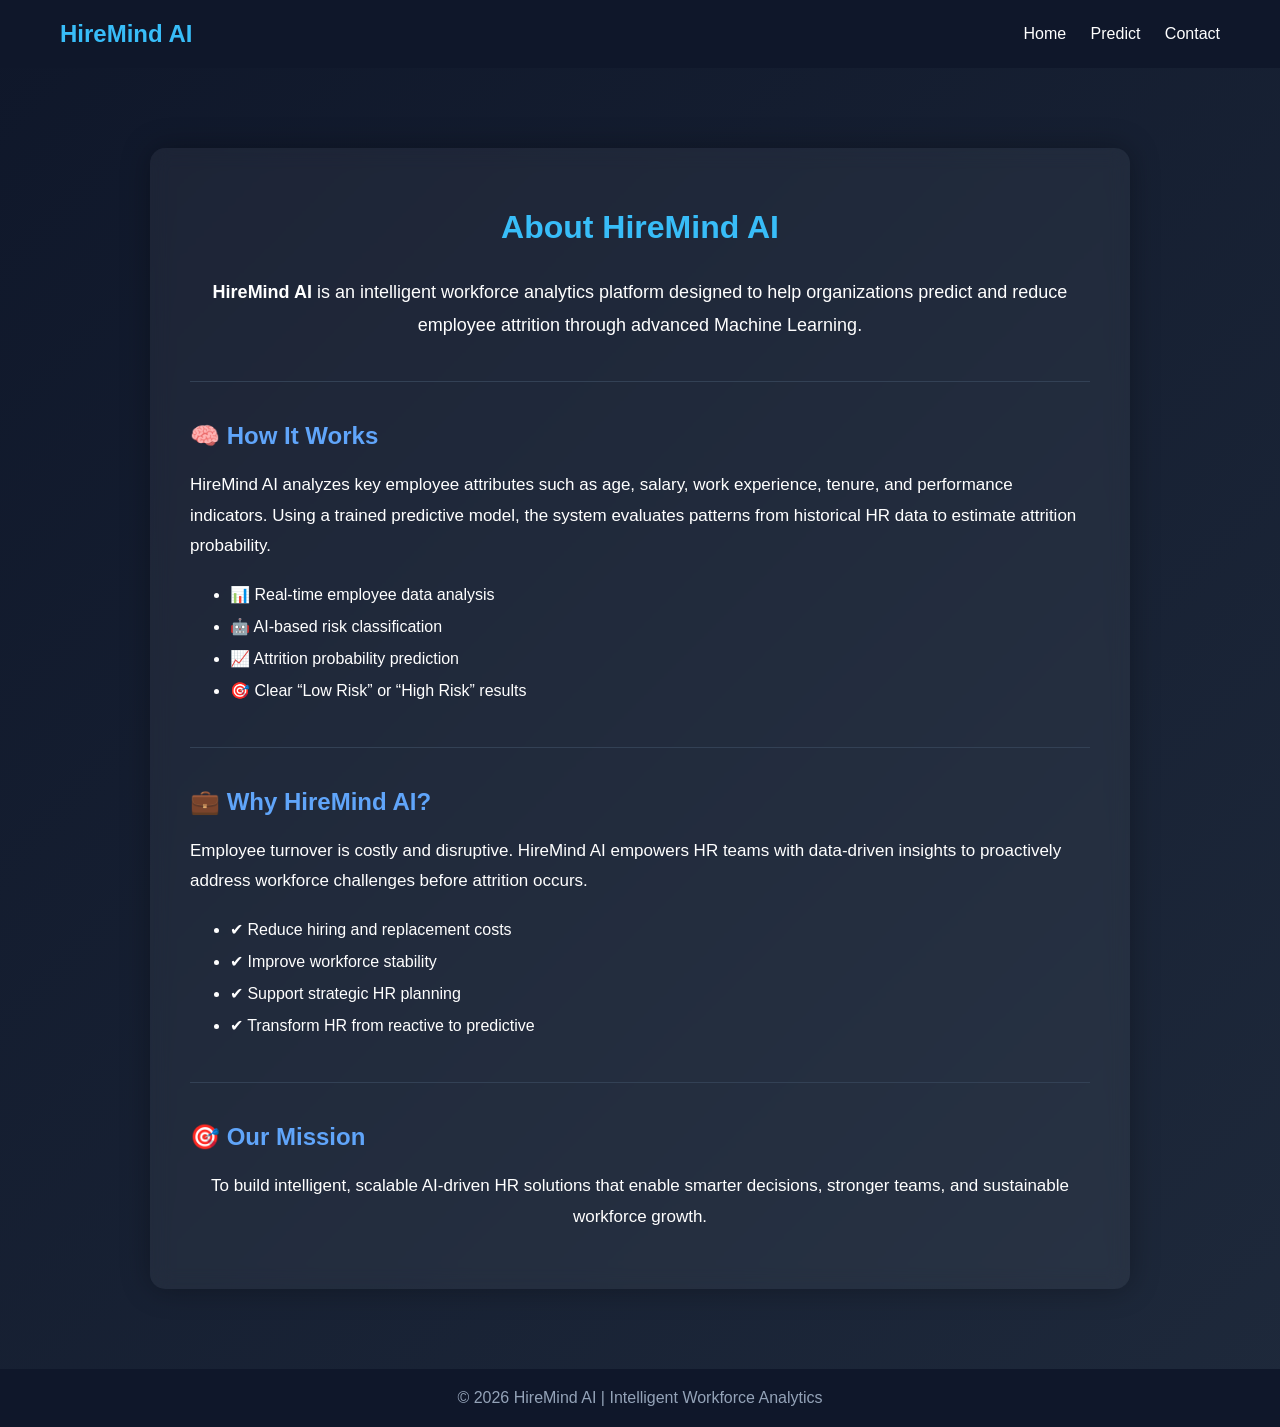
<file: templates/about.html>
<!DOCTYPE html>
<html lang="en">
<head>
    <meta charset="UTF-8">
    <title>About - HireMind AI</title>
</head>
<body style="margin:0; font-family:Arial, Helvetica, sans-serif; background:linear-gradient(135deg,#0f172a,#1e293b); color:white;">

    <!-- Navigation Bar -->
    <div style="display:flex; justify-content:space-between; align-items:center; padding:20px 60px; background:#0f172a;">
        <h2 style="margin:0; color:#38bdf8;">HireMind AI</h2>
        <div>
            <a href="/" style="color:white; text-decoration:none; margin-right:20px;">Home</a>
            <a href="/predict" style="color:white; text-decoration:none; margin-right:20px;">Predict</a>
          
            <a href="/contact" style="color:white; text-decoration:none;">Contact</a>
        </div>
    </div>

    <!-- Main Section -->
    <div style="max-width:900px; margin:80px auto; padding:40px; background:rgba(255,255,255,0.05); border-radius:15px; backdrop-filter:blur(10px); box-shadow:0 0 30px rgba(0,0,0,0.3);">

        <h1 style="text-align:center; color:#38bdf8; margin-bottom:30px;">
            About HireMind AI
        </h1>

        <p style="font-size:18px; line-height:1.8; text-align:center;">
            <strong>HireMind AI</strong> is an intelligent workforce analytics platform designed to help organizations
            predict and reduce employee attrition through advanced Machine Learning.
        </p>

        <hr style="margin:40px 0; border:0; height:1px; background:#334155;">

        <h2 style="color:#60a5fa;">🧠 How It Works</h2>

        <p style="font-size:17px; line-height:1.8;">
            HireMind AI analyzes key employee attributes such as age, salary, work experience,
            tenure, and performance indicators. Using a trained predictive model, the system
            evaluates patterns from historical HR data to estimate attrition probability.
        </p>

        <ul style="line-height:2; font-size:16px;">
            <li>📊 Real-time employee data analysis</li>
            <li>🤖 AI-based risk classification</li>
            <li>📈 Attrition probability prediction</li>
            <li>🎯 Clear “Low Risk” or “High Risk” results</li>
        </ul>

        <hr style="margin:40px 0; border:0; height:1px; background:#334155;">

        <h2 style="color:#60a5fa;">💼 Why HireMind AI?</h2>

        <p style="font-size:17px; line-height:1.8;">
            Employee turnover is costly and disruptive. HireMind AI empowers HR teams
            with data-driven insights to proactively address workforce challenges
            before attrition occurs.
        </p>

        <ul style="line-height:2; font-size:16px;">
            <li>✔ Reduce hiring and replacement costs</li>
            <li>✔ Improve workforce stability</li>
            <li>✔ Support strategic HR planning</li>
            <li>✔ Transform HR from reactive to predictive</li>
        </ul>

        <hr style="margin:40px 0; border:0; height:1px; background:#334155;">

        <h2 style="color:#60a5fa;">🎯 Our Mission</h2>

        <p style="font-size:17px; line-height:1.8; text-align:center;">
            To build intelligent, scalable AI-driven HR solutions that enable
            smarter decisions, stronger teams, and sustainable workforce growth.
        </p>

    </div>

    <!-- Footer -->
    <div style="text-align:center; padding:20px; background:#0f172a; color:#94a3b8;">
        © 2026 HireMind AI | Intelligent Workforce Analytics
    </div>

</body>
</html>
</file>
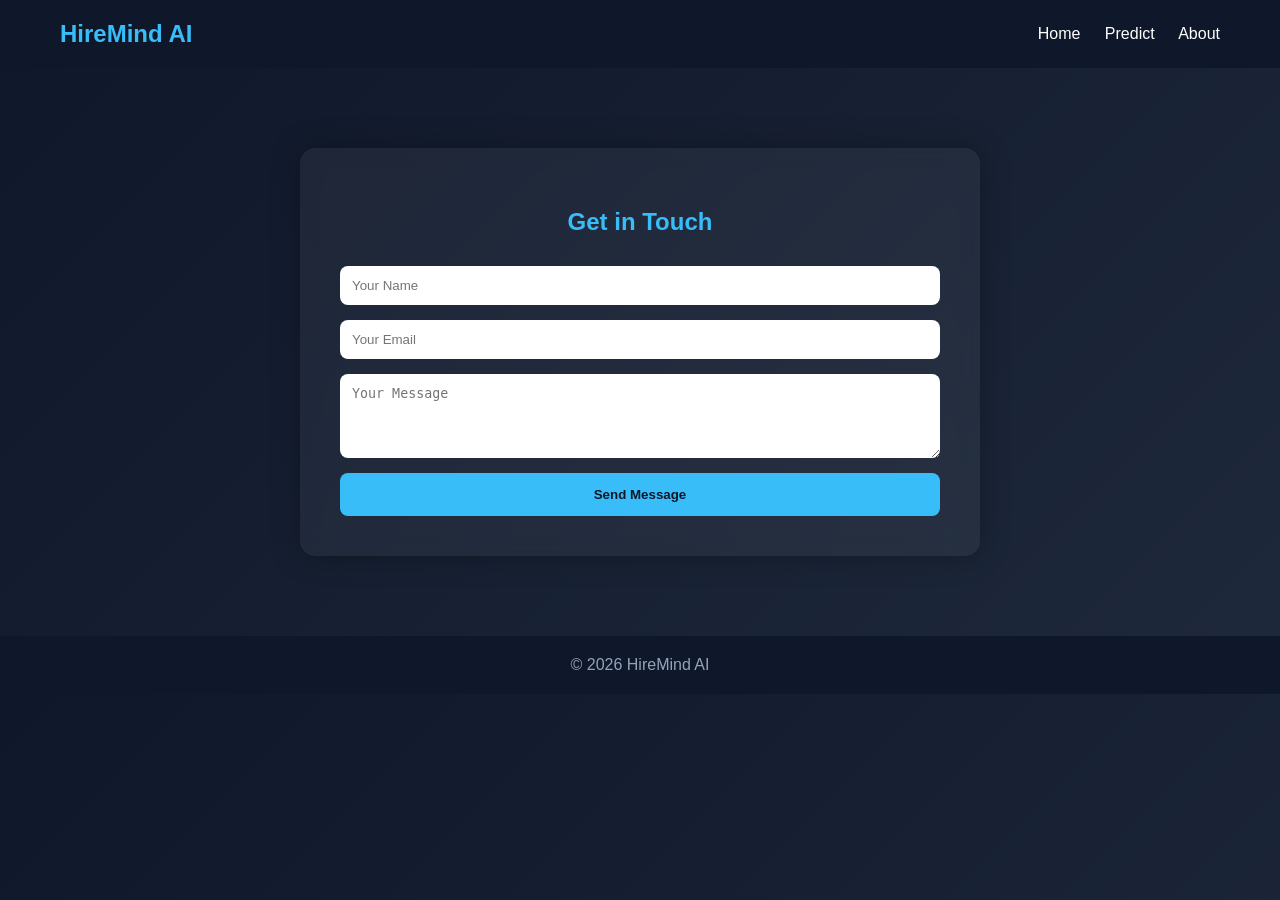
<file: templates/contact.html>
<!DOCTYPE html>
<html lang="en">
<head>
    <meta charset="UTF-8">
    <title>Contact - HireMind AI</title>
</head>
<body style="margin:0; font-family:Arial, Helvetica, sans-serif; background:linear-gradient(135deg,#0f172a,#1e293b); color:white;">

<!-- Navbar -->
<div style="display:flex; justify-content:space-between; align-items:center; padding:20px 60px; background:#0f172a;">
    <h2 style="margin:0; color:#38bdf8;">HireMind AI</h2>
    <div>
        <a href="/" style="color:white; text-decoration:none; margin-right:20px;">Home</a>
        <a href="/predict" style="color:white; text-decoration:none; margin-right:20px;">Predict</a>
        <a href="/about" style="color:white; text-decoration:none;">About</a>
    </div>
</div>

<!-- Contact Section -->
<div style="max-width:600px; margin:80px auto; padding:40px; background:rgba(255,255,255,0.05); border-radius:15px; backdrop-filter:blur(10px); box-shadow:0 0 30px rgba(0,0,0,0.3);">

    <h2 style="text-align:center; color:#38bdf8;">Get in Touch</h2>

    <form style="display:grid; gap:15px; margin-top:30px;">

        <input type="text" placeholder="Your Name" required
            style="padding:12px; border:none; border-radius:8px;">

        <input type="email" placeholder="Your Email" required
            style="padding:12px; border:none; border-radius:8px;">

        <textarea placeholder="Your Message" rows="4" required
            style="padding:12px; border:none; border-radius:8px;"></textarea>

        <button type="submit"
            style="padding:14px; background:#38bdf8; color:#0f172a; font-weight:bold; border:none; border-radius:8px; cursor:pointer;">
            Send Message
        </button>

    </form>

</div>

<div style="text-align:center; padding:20px; background:#0f172a; color:#94a3b8;">
    © 2026 HireMind AI
</div>

</body>
</html>
</file>
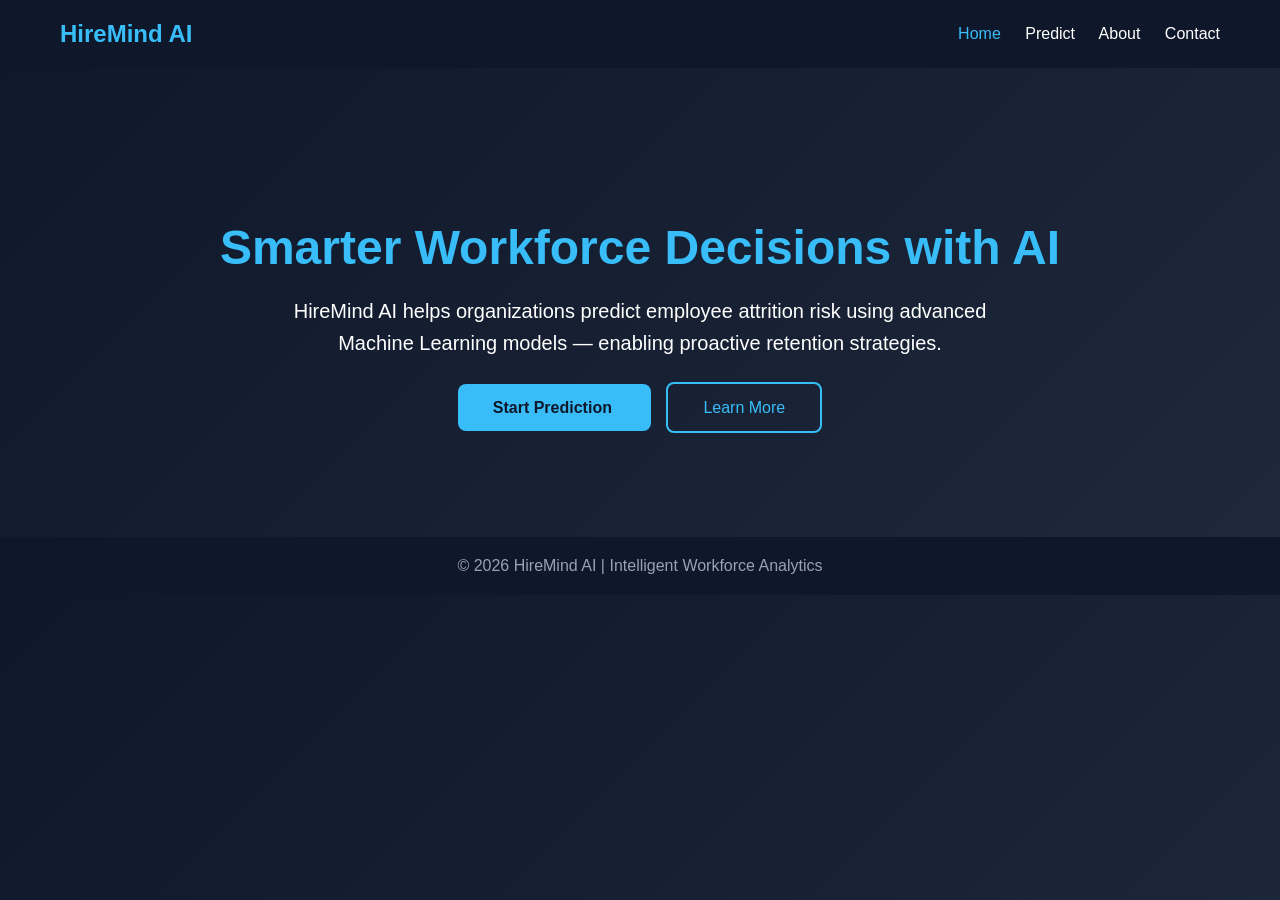
<file: templates/home.html>
<!DOCTYPE html>
<html lang="en">
<head>
    <meta charset="UTF-8">
    <title>HireMind AI - Home</title>
</head>
<body style="margin:0; font-family:Arial, Helvetica, sans-serif; background:linear-gradient(135deg,#0f172a,#1e293b); color:white;">

<!-- Navbar -->
<div style="display:flex; justify-content:space-between; align-items:center; padding:20px 60px; background:#0f172a;">
    <h2 style="margin:0; color:#38bdf8;">HireMind AI</h2>
    <div>
        <a href="/" style="color:#38bdf8; text-decoration:none; margin-right:20px;">Home</a>
        <a href="/predict" style="color:white; text-decoration:none; margin-right:20px;">Predict</a>
        <a href="/about" style="color:white; text-decoration:none; margin-right:20px;">About</a>
        <a href="/contact" style="color:white; text-decoration:none;">Contact</a>
    </div>
</div>

<!-- Hero Section -->
<div style="text-align:center; padding:120px 20px;">
    <h1 style="font-size:48px; margin-bottom:20px; color:#38bdf8;">
        Smarter Workforce Decisions with AI
    </h1>
    <p style="font-size:20px; max-width:700px; margin:auto; line-height:1.6;">
        HireMind AI helps organizations predict employee attrition risk using 
        advanced Machine Learning models — enabling proactive retention strategies.
    </p>

    <div style="margin-top:40px;">
        <a href="/predict" 
           style="padding:15px 35px; background:#38bdf8; color:#0f172a; 
                  text-decoration:none; font-weight:bold; border-radius:8px; margin-right:15px;">
            Start Prediction
        </a>

        <a href="/about" 
           style="padding:15px 35px; border:2px solid #38bdf8; 
                  color:#38bdf8; text-decoration:none; border-radius:8px;">
            Learn More
        </a>
    </div>
</div>

<!-- Footer -->
<div style="text-align:center; padding:20px; background:#0f172a; color:#94a3b8;">
    © 2026 HireMind AI | Intelligent Workforce Analytics
</div>

</body>
</html>
</file>
